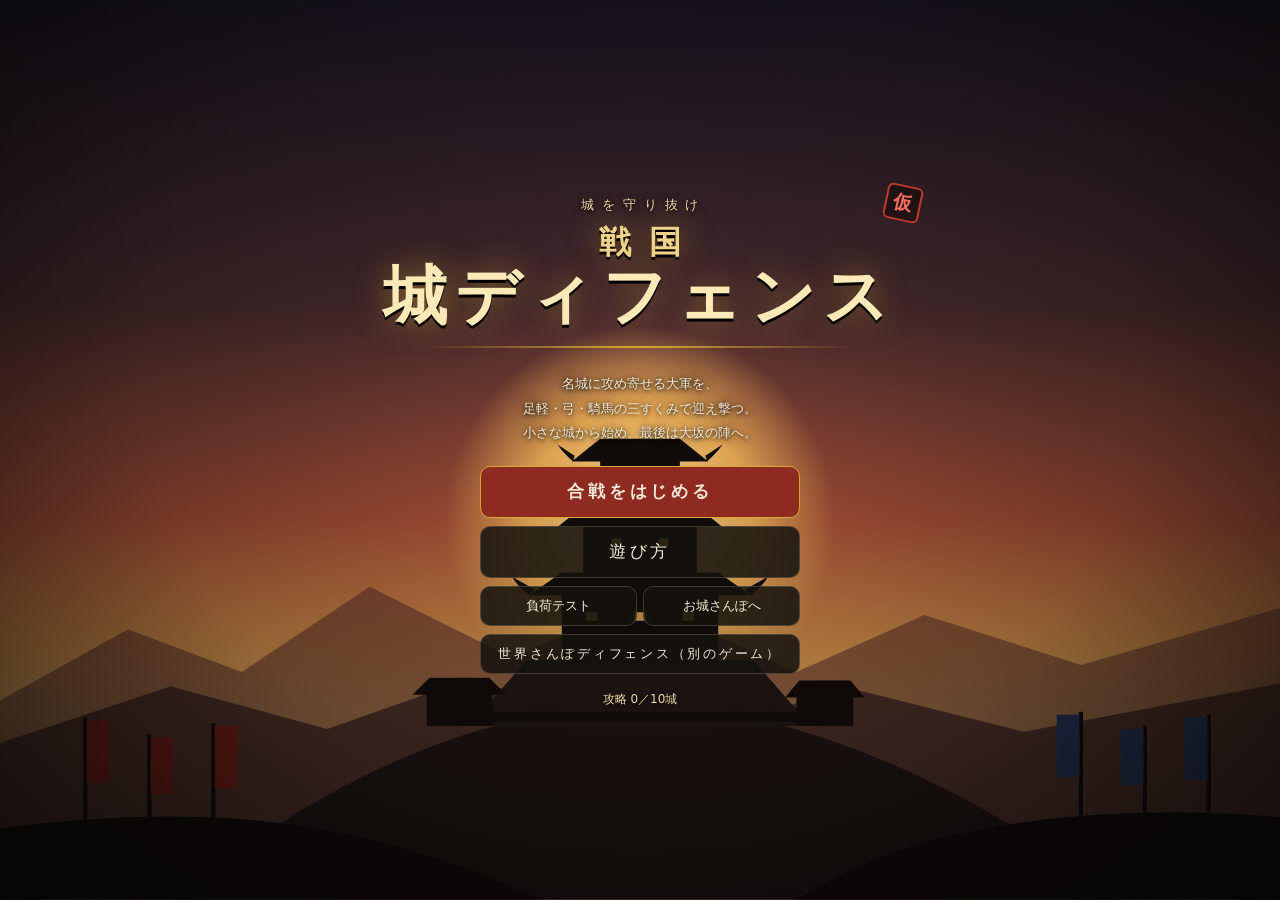
<file: index.html>
<!DOCTYPE html>
<html lang="ja">
<head>
<meta charset="utf-8">
<meta name="viewport" content="width=device-width,initial-scale=1,viewport-fit=cover">
<meta name="theme-color" content="#16110c">
<meta name="apple-mobile-web-app-capable" content="yes">
<meta name="description" content="名城に攻め寄せる大軍を、足軽・弓・騎馬の三すくみで迎え撃つ戦国の城ディフェンス">
<title>戦国・城ディフェンス（仮）</title>
<style>
:root{--gold:#d6a933;--tx:#f1e9d8;--pa:rgba(22,19,15,.86);--ln:rgba(241,233,216,.18)}
*{box-sizing:border-box}
html,body{margin:0;height:100%;background:#16110c;color:var(--tx);font:500 14px/1.6 "Hiragino Sans","Noto Sans JP",system-ui,sans-serif;-webkit-text-size-adjust:100%}
body{overflow:hidden;-webkit-user-select:none;user-select:none}
button,a{font:inherit;color:inherit}
.mc{font-family:"Hiragino Mincho ProN","Yu Mincho","Noto Serif JP",serif}
/* 背景: 夕暮れの城（ゲームのための描きおろしの影絵） */
#bg{position:fixed;inset:0;z-index:0}
#bg svg{position:absolute;left:50%;bottom:0;transform:translateX(-50%);width:max(100%,900px);height:auto}
#bg::after{content:"";position:absolute;inset:0;background:radial-gradient(ellipse at 50% 42%,transparent 0%,rgba(8,6,4,.35) 55%,rgba(6,5,4,.85) 100%)}
.sky{position:fixed;inset:0;background:linear-gradient(180deg,#1b1626 0%,#4a2c2f 34%,#b2553a 58%,#e39a4f 72%,#f3c06e 80%)}
.sun{position:fixed;left:50%;top:58%;width:44vmin;height:44vmin;margin:-22vmin 0 0 -22vmin;border-radius:50%;background:radial-gradient(circle,#ffe7a8 0%,#ffbf5e 40%,rgba(255,150,70,0) 70%);opacity:.9}
.scr{position:fixed;inset:0;z-index:2;display:flex;align-items:center;justify-content:center;padding:calc(env(safe-area-inset-top,0px) + 12px) 12px calc(env(safe-area-inset-bottom,0px) + 12px);overflow:auto}
.scr[hidden]{display:none}
/* タイトル */
#title{flex-direction:column;text-align:center;gap:14px}
.logo{position:relative;padding:4px 22px 10px;animation:in 1s ease-out}
.logo small{display:block;color:#efd9a6;font-size:13px;letter-spacing:.6em;padding-left:.6em;margin-bottom:8px;text-shadow:0 1px 4px #000}
.logo h1{margin:0;color:#fbe9b8;font-weight:800;line-height:1.15;text-shadow:0 3px 0 #000,0 0 30px rgba(214,169,51,.5)}
.logo h1 span{display:block;white-space:nowrap}
.logo .l1{font-size:clamp(18px,5.5vw,32px);letter-spacing:.55em;padding-left:.55em;color:#f0d38b}
.logo .l2{font-size:clamp(34px,10.5vw,64px);letter-spacing:.12em}
.logo::after{content:"";display:block;height:2px;margin:12px auto 0;width:84%;background:linear-gradient(90deg,transparent,var(--gold),transparent)}
.kari{position:absolute;right:-2px;top:-6px;width:36px;height:36px;border:2px solid #c0392b;border-radius:6px;color:#ff6f5e;font:700 19px/32px "Hiragino Mincho ProN",serif;transform:rotate(12deg);background:rgba(20,10,8,.55)}
.lead{margin:0;font-size:13px;line-height:1.9;text-shadow:0 1px 4px #000,0 0 12px rgba(0,0,0,.7)}
.menu{display:flex;flex-direction:column;gap:8px;width:min(320px,90%);margin-top:6px;animation:in 1.3s ease-out}
.btn{display:inline-flex;align-items:center;justify-content:center;min-height:44px;padding:0 14px;border-radius:10px;border:1px solid var(--ln);background:var(--pa);text-decoration:none;cursor:pointer;-webkit-tap-highlight-color:transparent}
.btn:active{transform:scale(.97)}
.go{background:#8f2a20;border-color:var(--gold);font-weight:700}
.menu>.btn{min-height:52px;font-size:17px;letter-spacing:.22em}
.sub{display:flex;gap:6px} .sub .btn{flex:1;font-size:12.5px;min-height:40px}
.prog{margin:2px 0 0;font-size:12px;color:#efd9a6;text-shadow:0 1px 4px #000}
@keyframes in{from{opacity:0;transform:translateY(10px)}}
/* シート */
.sheet{width:min(560px,100%);max-height:100%;overflow:auto;-webkit-overflow-scrolling:touch;background:rgba(24,21,17,.95);border:1px solid #6d5a33;border-radius:16px;padding:16px;box-shadow:0 12px 40px rgba(0,0,0,.6);animation:in .4s ease-out}
.sheet h1{margin:2px 0;font-size:24px;letter-spacing:.12em;color:#f6e7c3}
.sheet h2{margin:14px 0 6px;font-size:15px;letter-spacing:.08em;border-bottom:1px solid var(--ln);padding-bottom:4px}
.sheet p{margin:6px 0}
.era{font-size:11px;opacity:.7;letter-spacing:.2em;margin:0} .note{font-size:12.5px;opacity:.88}
.st{list-style:none;margin:10px 0 0;padding:0;display:flex;flex-direction:column;gap:5px}
.st li{display:grid;grid-template-columns:auto 1fr auto;grid-template-areas:"no b em" "no s em";gap:0 10px;align-items:center;padding:8px 10px;border-radius:10px;background:rgba(255,255,255,.04);border:1px solid var(--ln)}
.st .no{grid-area:no;font-size:11px;line-height:1.2;color:#d9c79b;width:3.2em;text-align:center}
.st b{grid-area:b;font-size:16px;letter-spacing:.08em} .st small{grid-area:s;font-size:11px;opacity:.75}
.st em{grid-area:em;font-style:normal;font-size:11px;text-align:right;opacity:.8}
.st li.ok{cursor:pointer;border-color:var(--gold);background:rgba(143,42,32,.4)} .st li.ok em{color:#ffd98a;opacity:1;font-weight:700}
.st li.ok:active{transform:scale(.99)} .st li.lock{opacity:.5} .st li.cl em{color:#9be38a}
.act{display:flex;gap:6px;flex-wrap:wrap;margin-top:12px} .act .btn{flex:1;min-width:110px}
.k{display:inline-flex;align-items:center;justify-content:center;width:22px;height:22px;border-radius:50%;font:700 12.5px/1 "Hiragino Mincho ProN",serif;color:#fff;vertical-align:middle}
.t-yari{background:#2f6b4f} .t-yumi{background:#7a4f9a} .t-kiba{background:#a8642a}
.rps{display:flex;align-items:center;gap:6px;flex-wrap:wrap;margin:8px 0;background:rgba(255,255,255,.04);border-radius:8px;padding:8px} .rps small{flex-basis:100%;font-size:11.5px;opacity:.8}
.howl{margin:6px 0;padding:0;list-style:none;display:flex;flex-direction:column;gap:3px;font-size:13px} .howl b{display:inline-block;width:3.6em;color:#ffd98a}
.toast{position:fixed;left:50%;top:calc(env(safe-area-inset-top,0px) + 16px);transform:translateX(-50%);z-index:9;background:rgba(22,19,15,.94);border:1px solid var(--gold);border-radius:10px;padding:8px 14px;font-size:13px;transition:opacity .5s}
@media (prefers-reduced-motion:reduce){*{animation:none!important}}
</style>
</head>
<body>
<div class="sky"></div><div class="sun"></div>
<div id="bg" aria-hidden="true">
<svg viewBox="0 0 900 520" preserveAspectRatio="xMidYMax meet">
  <!-- 遠くの山 -->
  <path d="M0 380 L90 330 L170 360 L260 300 L360 350 L450 310 L560 360 L650 320 L760 355 L900 315 L900 520 L0 520Z" fill="#5a2f2c" opacity=".55"/>
  <path d="M0 410 L120 370 L230 400 L330 365 L470 405 L600 372 L720 402 L900 368 L900 520 L0 520Z" fill="#3c2222" opacity=".8"/>
  <!-- 城山と石垣 -->
  <path d="M120 520 Q250 420 360 395 L540 395 Q660 425 790 520Z" fill="#1d1412"/>
  <path d="M330 398 L370 352 L530 352 L570 398Z" fill="#241815"/>
  <!-- 天守（二重の屋根・三層） -->
  <g fill="#120c0a">
    <rect x="395" y="300" width="110" height="54"/>
    <path d="M372 306 L528 306 L505 290 L395 290Z"/>
    <rect x="410" y="252" width="80" height="40"/>
    <path d="M392 258 L508 258 L488 242 L412 242Z"/>
    <path d="M430 242 L450 226 L470 242Z"/>
    <rect x="422" y="208" width="56" height="36"/>
    <path d="M402 212 L498 212 L478 196 L422 196Z"/>
    <path d="M403 212 Q396 206 392 200 L404 208Z M497 212 Q504 206 508 200 L496 208Z"/>
    <path d="M372 306 Q364 300 360 293 L376 302Z M528 306 Q536 300 540 293 L524 302Z"/>
    <!-- 櫓と塀 -->
    <rect x="300" y="372" width="46" height="26"/><path d="M290 376 L356 376 L344 364 L302 364Z"/>
    <rect x="560" y="374" width="40" height="24"/><path d="M552 378 L608 378 L598 366 L562 366Z"/>
    <rect x="346" y="388" width="214" height="7"/>
  </g>
  <!-- 窓あかり -->
  <g fill="#ffb85a" opacity=".85"><rect x="412" y="318" width="8" height="6"/><rect x="446" y="318" width="8" height="6"/><rect x="480" y="318" width="8" height="6"/><rect x="430" y="266" width="7" height="6"/><rect x="463" y="266" width="7" height="6"/><rect x="446" y="222" width="8" height="6"/></g>
  <!-- 手前の陣と幟 -->
  <path d="M0 520 L0 470 Q150 450 260 478 Q320 492 380 520Z M900 520 L900 462 Q760 450 650 480 Q600 495 560 520Z" fill="#0d0907"/>
  <g stroke="#0d0907" stroke-width="3">
    <line x1="60" y1="470" x2="60" y2="392"/><line x1="105" y1="466" x2="105" y2="404"/><line x1="150" y1="468" x2="150" y2="396"/>
    <line x1="760" y1="462" x2="760" y2="388"/><line x1="805" y1="460" x2="805" y2="398"/><line x1="850" y1="462" x2="850" y2="390"/>
  </g>
  <g fill="#7a1e17"><rect x="61" y="394" width="16" height="44"/><rect x="106" y="406" width="16" height="40"/><rect x="151" y="398" width="16" height="44"/></g>
  <g fill="#23365e"><rect x="743" y="390" width="16" height="44"/><rect x="788" y="400" width="16" height="40"/><rect x="833" y="392" width="16" height="44"/></g>
</svg>
</div>

<section class="scr" id="title">
  <div class="logo mc"><small>城を守り抜け</small><h1><span class="l1">戦国</span><span class="l2">城ディフェンス</span></h1><span class="kari">仮</span></div>
  <p class="lead">名城に攻め寄せる大軍を、<br>足軽・弓・騎馬の三すくみで迎え撃つ。<br>小さな城から始め、最後は大坂の陣へ。</p>
  <div class="menu">
    <button class="btn go mc" id="tPlay">合戦をはじめる</button>
    <button class="btn mc" id="tHow">遊び方</button>
    <div class="sub"><a class="btn" id="tBench" href="/32miya-inuyama-castle/?battle&amp;bench">負荷テスト</a><a class="btn" href="/oshiro/">お城さんぽへ</a></div>
    <a class="btn" href="world/" style="font-size:12.5px;min-height:40px">世界さんぽディフェンス（別のゲーム）</a>
  </div>
  <p class="prog" id="prog"></p>
</section>

<section class="scr" id="stages" hidden>
  <div class="sheet"><p class="era">城選び</p><h1 class="mc">守る城を選ぶ</h1>
    <p class="note">小さな城から順に。進むほど難攻不落の城・広い城になり、敵の兵も増えます。</p>
    <ol class="st mc" id="stList"></ol>
    <p class="note" id="army"></p>
    <div class="act"><button class="btn" data-go="title">タイトルへ</button></div></div>
</section>

<section class="scr" id="how" hidden>
  <div class="sheet"><p class="era">遊び方</p><h1 class="mc">合戦の心得</h1>
  <h2 class="mc">勝ち負け</h2><p>決められた時間（日没・援軍の到着など）まで守り抜けば勝ち。<b>本丸に入った敵を8秒のあいだ追い出せないと落城</b>（味方が本丸にいれば占拠は進まない。近くの味方は自分から駆けつける）。敵は3〜4波で攻め寄せ、最後の波に大将が来ます。</p>
  <h2 class="mc">指示を出す</h2><p>部隊のアイコン（または下の札）をタップすると<b>時間が止まります</b>。指示を選び、行き先や相手をタップすると再開。右上の ❚❚ で止めると、何部隊にもまとめて指示できます。</p>
  <ul class="howl"><li><b class="mc">守備</b>その場や門・櫓・石垣を守る</li><li><b class="mc">援軍</b>味方の部隊のもとへ駆けつける</li><li><b class="mc">迎撃</b>選んだ敵の部隊を狙う</li><li><b class="mc">任せる</b>部隊が自分で判断して戦う</li><li><b class="mc">退却</b>ひとつ奥の曲輪へ下がる</li></ul>
  <h2 class="mc">ルートを見てから決定</h2><p>守備・援軍・迎撃では、行き先や相手をタップすると<b>移動ルートが地面に描かれます</b>（迎撃なら敵がこれから進む道も赤で）。有利・不利とおよその到着時間を見て「決定」。</p>
  <h2 class="mc">部隊の特技</h2><p>部隊ごとに一度使うとしばらく待つ特技があります。<b>槍衾</b>（足軽：その場で固く守る）、<b>一斉射撃</b>（弓：矢の威力1.8倍）、<b>突撃</b>（騎馬：攻撃と足が上がり、ぶつかった敵の士気を崩す）。</p>
  <h2 class="mc">策（采配）</h2><p>画面下の<b>采配</b>は時間とともにたまります（最大5）。<b>鼓舞</b>（1）士気を回復、敗走も立て直す。<b>落石</b>（2）櫓門の上から落とすので<b>門のまわりだけ</b>。敵に大きな損害と足止め。<b>火矢</b>（2）城内の弓から<b>どこへでも</b>放てる（落石より少し弱い）。<b>門を閉ざす</b>（2）門を25秒閉じ、敵は門を破るまで進めない。<b>門を閉ざして敵を足止めし、渋滞したところに落石を浴びせると1.5倍</b>。</p>
  <h2 class="mc">三すくみ</h2><div class="rps"><span class="k t-yari">槍</span>→<span class="k t-kiba">騎</span>→<span class="k t-yumi">弓</span>→<span class="k t-yari">槍</span><small>足軽は騎馬に、騎馬は弓に、弓は足軽に強い。有利なら1.5倍、不利なら0.6倍。</small></div>
  <h2 class="mc">城方の利</h2><p>「城攻めには3倍の兵が要る」と言われます。守り手は<b>受ける損害0.6倍・攻撃1.15倍</b>。そのぶん敵は3倍以上の兵で攻めてきます。</p>
  <h2 class="mc">堀と塀</h2><p>攻め手は門だけでなく、<b>堀を渡り（速さ半分）</b>、<b>塀をよじ登って（とても遅い）</b>攻めてくることがあります。堀の中や塀の上の敵は弱いので、弓で狙い撃ちにしましょう。建物は通り抜けられません。</p>
  <h2 class="mc">鉄砲隊と大砲隊</h2><p>ステージ後半から加わる兵種です（敵にも出てきます）。<b>鉄砲隊</b>（第6ステージから）は弓より遠く強く、音と煙で敵の士気を削り、騎馬の突撃に強い。ただし撃つと込め直しに3秒かかり、詰め寄られると弱い。特技「三段撃ち」で組を入れかえて撃ち続けます。<b>大砲隊</b>（第8ステージから）はとても遠くまで届き、落ちた所のまわりの敵をまとめて崩し、閉じた門も壊します。込め直しは8秒、近すぎる敵は撃てず、足は遅い。特技は「一斉砲撃」。</p>
  <h2 class="mc">士気と地形</h2><p>不利な相手との戦いや挟み撃ちで士気が下がり、0になると<b>敗走</b>。櫓・石垣の上の弓は射程がのび、狭い門では騎馬が弱く、急な坂では足が鈍ります。騎馬は曲輪のあいだを素早く動ける遊撃の兵ですが、塀や石垣は登れません（敵の騎馬も同じ）。弓は山なりに射るので塀は越えますが、天守や櫓などの建物・尾根の向こうには届きません。詰め寄られた弓は弱くなります。森の中は歩きにくく、閉じた門は敵も味方も通れません。城ごとの武将の特技も使いましょう。</p>
  <h2 class="mc">軍勢の成長</h2><p>レベルはありません。部隊の数は<b>「城の門の数＋3」</b>で、兵は自動で足軽・弓・騎馬に分けられます。減った兵は次の城へ持ち越し、合戦の前に後詰め（援軍）が加わります。損害が少なければ、ほうびの後詰めも加わります。</p>
  <div class="act"><button class="btn go" data-go="title">戻る</button></div></div>
</section>

<script src="battle/stages.js"></script>
<script>
(function(){
const {STAGES,HIDDEN,SAVE}=window.OshiroBattleStages;
const $=id=>document.getElementById(id);
let sv={}; try{ sv=JSON.parse(localStorage.getItem(SAVE)||'{}'); }catch(e){}
/* 兵数の倍率（合戦の sim.js の menScale と同じ）。前の版の記録は倍率1なので、表示をそろえる */
const MEN_SCALE=5; if((sv.menScale||1)!==MEN_SCALE&&sv.army){ const k=MEN_SCALE/(sv.menScale||1); for(const a of sv.army) a.men=Math.round(a.men*k); }
const NUM='一二三四五六七八九十';
function show(id){ for(const s of document.querySelectorAll('.scr')) s.hidden=s.id!==id; if(id==='stages') renderStages(); history.replaceState(null,'',id==='title'?location.pathname:'#'+id); }
function toast(t){ const d=document.createElement('div'); d.className='toast'; d.textContent=t; document.body.appendChild(d); setTimeout(()=>d.style.opacity=0,1800); setTimeout(()=>d.remove(),2400); }
function renderStages(){
  const all=STAGES.every(s=>sv[s.id]&&sv[s.id].cleared);
  const free=/[?&]all\b/.test(location.search);
  const row=(s,i,hid)=>{ const prevOk=hid?all:(i===0||(sv[STAGES[i-1].id]&&sv[STAGES[i-1].id].cleared)||free),ok=!!s.url&&prevOk,cl=sv[s.id]&&sv[s.id].cleared,nm=hid&&!all?'？？？':s.name;
    return `<li class="${ok?'ok':'lock'}${cl?' cl':''}" data-i="${hid?'h':i}"><span class="no">${hid?'隠し':'第'+NUM[i]+'の城'}</span><b>${nm}</b><small>${hid&&!all?'すべての城を守り抜くと現れる':s.pref+'・'+s.feat}</small><em>${cl?'攻略済'+(sv[s.id].bestLoss!==undefined?'<br>損害'+sv[s.id].bestLoss+'%':''):ok?'出陣できる':s.url?'前の城を<br>守り抜くと':'準備中'}</em></li>`; };
  $('stList').innerHTML=STAGES.map((s,i)=>row(s,i)).join('')+row(HIDDEN,10,true);
  $('stList').querySelectorAll('li').forEach(li=>li.onclick=()=>{ const s=li.dataset.i==='h'?HIDDEN:STAGES[+li.dataset.i]; if(li.classList.contains('ok')) location.href=s.url; else toast(s.url?'前の城を守り抜くと出陣できます':'この城は準備中です'); });
  $('army').textContent=sv.army?'いまの軍勢：'+sv.army.map(a=>a.name+' '+a.men+'人').join('・'):'';
}
const done=STAGES.filter(s=>sv[s.id]&&sv[s.id].cleared).length;
$('prog').textContent='攻略 '+done+'／'+STAGES.length+'城'+(sv.army?'　・　軍勢 '+sv.army.length+'部隊 '+sv.army.reduce((a,b)=>a+b.men,0)+'人':'');
$('tPlay').onclick=()=>show('stages'); $('tHow').onclick=()=>show('how');
document.querySelectorAll('[data-go]').forEach(b=>b.onclick=()=>show(b.dataset.go));
const h=location.hash.slice(1); show(['stages','how'].includes(h)?h:'title');
})();
</script>
</body>
</html>
</file>
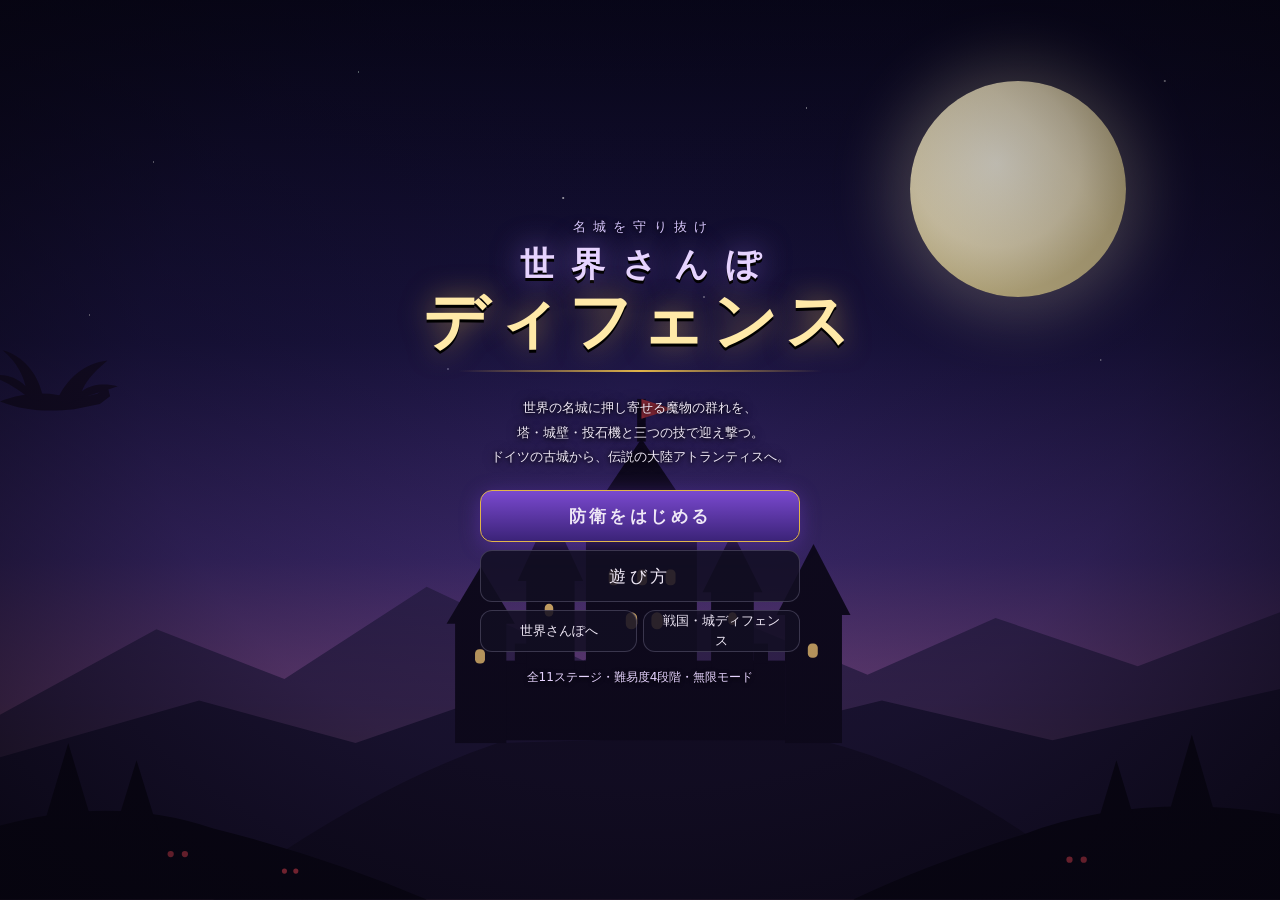
<file: world/index.html>
<!DOCTYPE html>
<html lang="ja">
<head>
<meta charset="utf-8">
<meta name="viewport" content="width=device-width,initial-scale=1,viewport-fit=cover">
<meta name="theme-color" content="#120d24">
<meta name="apple-mobile-web-app-capable" content="yes">
<meta name="description" content="世界の名城に押し寄せる魔物の群れを、塔・城壁・投石機で迎え撃つタワーディフェンス">
<title>世界さんぽディフェンス</title>
<style>
:root{--gold:#e2b54a;--tx:#efe8f6;--pa:rgba(18,14,34,.86);--ln:rgba(226,214,255,.2)}
*{box-sizing:border-box}
html,body{margin:0;height:100%;background:#0d0a1c;color:var(--tx);font:500 14px/1.6 "Hiragino Sans","Noto Sans JP",system-ui,sans-serif;-webkit-text-size-adjust:100%}
body{overflow:hidden;-webkit-user-select:none;user-select:none}
button,a{font:inherit;color:inherit}
.mc{font-family:"Hiragino Mincho ProN","Yu Mincho","Noto Serif JP",serif}
/* 背景: 月夜の城と竜（このゲームのために描いた影絵） */
.sky{position:fixed;inset:0;background:linear-gradient(180deg,#07061a 0%,#1a1440 38%,#3d2a6e 62%,#7a4a8a 78%,#c27a7a 90%)}
.stars{position:fixed;inset:0;background-image:radial-gradient(1px 1px at 12% 18%,#fff,transparent),radial-gradient(1px 1px at 28% 8%,#dfe,transparent),radial-gradient(1.5px 1.5px at 44% 22%,#fff,transparent),radial-gradient(1px 1px at 63% 12%,#fff,transparent),radial-gradient(1px 1px at 79% 26%,#eef,transparent),radial-gradient(1.5px 1.5px at 91% 9%,#fff,transparent),radial-gradient(1px 1px at 7% 35%,#fff,transparent),radial-gradient(1px 1px at 55% 33%,#fff,transparent),radial-gradient(1px 1px at 86% 40%,#fff,transparent),radial-gradient(1px 1px at 35% 41%,#ddf,transparent);animation:tw 5s ease-in-out infinite alternate}
@keyframes tw{to{opacity:.55}}
.moon{position:fixed;right:12%;top:9%;width:24vmin;height:24vmin;border-radius:50%;background:radial-gradient(circle at 40% 38%,#fffbe8 0%,#f3e7c0 45%,#d8c890 70%);box-shadow:0 0 60px 18px rgba(255,240,200,.28)}
#bg{position:fixed;inset:0;z-index:0}
#bg svg{position:absolute;left:50%;bottom:0;transform:translateX(-50%);width:max(100%,900px);height:auto}
#bg::after{content:"";position:absolute;inset:0;background:radial-gradient(ellipse at 50% 42%,transparent 0%,rgba(8,5,18,.3) 55%,rgba(6,4,14,.85) 100%)}
.drag{animation:fly 16s linear infinite}
@keyframes fly{from{transform:translate(-160px,30px)}to{transform:translate(1060px,-40px)}}
.scr{position:fixed;inset:0;z-index:2;display:flex;align-items:center;justify-content:center;padding:calc(env(safe-area-inset-top,0px) + 12px) 12px calc(env(safe-area-inset-bottom,0px) + 12px);overflow:auto}
.scr[hidden]{display:none}
/* タイトル */
#title{flex-direction:column;text-align:center;gap:14px}
.logo{position:relative;padding:4px 18px 10px;animation:in 1s ease-out}
.logo small{display:block;color:#d9c8ff;font-size:13px;letter-spacing:.55em;padding-left:.55em;margin-bottom:8px;text-shadow:0 1px 4px #000}
.logo h1{margin:0;color:#f6ecff;font-weight:800;line-height:1.15;text-shadow:0 3px 0 #000,0 0 30px rgba(141,107,216,.75)}
.logo h1 span{display:block;white-space:nowrap}
.logo .l1{font-size:clamp(20px,6vw,34px);letter-spacing:.5em;padding-left:.5em;color:#e6d3ff}
.logo .l2{font-size:clamp(34px,10.5vw,64px);letter-spacing:.1em;color:#ffe9a8;text-shadow:0 3px 0 #000,0 0 28px rgba(226,181,74,.6)}
.logo::after{content:"";display:block;height:2px;margin:12px auto 0;width:84%;background:linear-gradient(90deg,transparent,var(--gold),transparent)}
.lead{margin:0;font-size:13px;line-height:1.9;text-shadow:0 1px 4px #000,0 0 12px rgba(0,0,0,.7)}
.menu{display:flex;flex-direction:column;gap:8px;width:min(320px,90%);margin-top:6px;animation:in 1.3s ease-out}
.btn{display:inline-flex;align-items:center;justify-content:center;min-height:44px;padding:0 14px;border-radius:12px;border:1px solid var(--ln);background:var(--pa);text-decoration:none;cursor:pointer;-webkit-tap-highlight-color:transparent}
.btn:active{transform:scale(.97)}
.go{background:linear-gradient(180deg,#7a49cf,#3b2378);border-color:var(--gold);font-weight:700;box-shadow:0 4px 20px rgba(110,60,200,.45)}
.menu>.btn{min-height:52px;font-size:17px;letter-spacing:.2em}
.sub{display:flex;gap:6px} .sub .btn{flex:1;font-size:12.5px;min-height:40px}
.prog{margin:2px 0 0;font-size:12px;color:#e6d3ff;text-shadow:0 1px 4px #000}
@keyframes in{from{opacity:0;transform:translateY(10px)}}
/* シート */
.sheet{width:min(560px,100%);max-height:100%;overflow:auto;-webkit-overflow-scrolling:touch;background:rgba(20,16,38,.95);border:1px solid #5d4c94;border-radius:16px;padding:16px;box-shadow:0 12px 40px rgba(0,0,0,.6);animation:in .4s ease-out}
.sheet h1{margin:2px 0;font-size:24px;letter-spacing:.12em;color:#f6ecff}
.sheet h2{margin:14px 0 6px;font-size:15px;letter-spacing:.08em;border-bottom:1px solid var(--ln);padding-bottom:4px}
.sheet p{margin:6px 0}
.era{font-size:11px;opacity:.7;letter-spacing:.2em;margin:0} .note{font-size:12.5px;opacity:.88}
.st{list-style:none;margin:10px 0 0;padding:0;display:flex;flex-direction:column;gap:5px}
.st li{display:grid;grid-template-columns:auto 1fr auto;grid-template-areas:"no b em" "no s em";gap:0 10px;align-items:center;padding:8px 10px;border-radius:10px;background:rgba(255,255,255,.04);border:1px solid var(--ln)}
.st .no{grid-area:no;font-size:11px;line-height:1.2;color:#cdbaf5;width:4.4em;text-align:center}
.st b{grid-area:b;font-size:16px;letter-spacing:.06em} .st small{grid-area:s;font-size:11px;opacity:.75}
.st em{grid-area:em;font-style:normal;font-size:11px;text-align:right;opacity:.8}
.st li.ok{cursor:pointer;border-color:var(--gold);background:rgba(90,50,170,.35)} .st li.ok em{color:#ffd98a;opacity:1;font-weight:700}
.st li.ok:active{transform:scale(.99)} .st li.lock{opacity:.5} .st li.cl em{color:#9be38a}
.st .star{color:#ffd24a;letter-spacing:.05em;font-size:13px}.st .star s{color:#4a4366;text-decoration:none}
.act{display:flex;gap:6px;flex-wrap:wrap;margin-top:12px} .act .btn{flex:1;min-width:110px}
.tw{display:grid;grid-template-columns:repeat(2,1fr);gap:6px;margin:6px 0}
.tw div{display:flex;gap:8px;align-items:flex-start;padding:8px;border-radius:10px;background:rgba(255,255,255,.04);border:1px solid var(--ln);font-size:12px;line-height:1.5}
.tw svg{width:30px;height:30px;flex:none;color:#e9dcff}
.tw b{display:block;font-size:13.5px;color:#ffd98a} .tw strong{color:#ffb070}
.en{display:flex;flex-wrap:wrap;gap:4px 6px;margin:6px 0;font-size:12px}
.en span{padding:2px 8px;border-radius:10px;background:rgba(255,255,255,.06);border:1px solid var(--ln)}
.en span.air{border-color:#9a7ae0}
.lbl{margin:10px 0 4px;font-size:11.5px;letter-spacing:.2em;opacity:.8}
.chips{display:flex;gap:5px;flex-wrap:wrap}
.chips button{flex:1;min-width:70px;min-height:38px;border-radius:10px;border:1px solid var(--ln);background:transparent;color:inherit;font:inherit;font-size:12.5px;cursor:pointer}
.chips button small{display:block;font-size:9.5px;opacity:.7}
.chips button.on{border-color:var(--gold);color:#ffd978;background:rgba(226,181,74,.14)}
.st .bs{display:block;color:#ffe9a8;font-weight:700;font-size:11.5px}
.toast{position:fixed;left:50%;top:calc(env(safe-area-inset-top,0px) + 16px);transform:translateX(-50%);z-index:9;background:rgba(18,14,34,.94);border:1px solid var(--gold);border-radius:10px;padding:8px 14px;font-size:13px;transition:opacity .5s}
@media (prefers-reduced-motion:reduce){*{animation:none!important}}
</style>
</head>
<body>
<div class="sky"></div><div class="stars"></div><div class="moon"></div>
<div id="bg" aria-hidden="true">
<svg viewBox="0 0 900 520" preserveAspectRatio="xMidYMax meet">
  <!-- 飛ぶ竜 -->
  <g class="drag" fill="#140c22" opacity=".9"><g transform="translate(0 150) scale(.9)">
    <path d="M0 22 C20 14 40 14 58 20 L76 16 L84 10 L86 18 L78 24 L58 28 C40 30 20 30 0 22Z"/>
    <path d="M34 20 C30 0 18 -14 2 -18 C14 -8 18 2 20 10 C12 2 2 0 -8 2 C4 6 14 12 26 22Z"/>
    <path d="M44 22 C52 4 66 -8 84 -10 C72 0 66 8 64 14 C72 8 82 8 92 10 C80 14 66 18 52 24Z"/>
    <path d="M0 22 L-26 30 L-14 22 L-30 18Z"/></g></g>
  <!-- 遠くの山 -->
  <path d="M0 390 L110 330 L200 365 L300 300 L410 352 L500 316 L610 362 L700 322 L800 356 L900 318 L900 520 L0 520Z" fill="#2a1f4a" opacity=".75"/>
  <path d="M0 420 L140 380 L250 410 L360 372 L490 412 L620 380 L740 408 L900 372 L900 520 L0 520Z" fill="#1e1638"/>
  <!-- 岩山と城（尖塔・城壁・円塔） -->
  <path d="M150 520 Q260 440 350 410 L560 404 Q680 430 780 520Z" fill="#150f28"/>
  <g fill="#0f0a1e">
    <rect x="352" y="352" width="200" height="56"/>
    <g><rect x="340" y="340" width="10" height="14"/><rect x="362" y="340" width="10" height="14"/><rect x="384" y="340" width="10" height="14"/><rect x="530" y="340" width="10" height="14"/><rect x="552" y="340" width="10" height="14"/></g>
    <rect x="412" y="262" width="78" height="96"/><path d="M404 266 L451 196 L498 266Z"/><rect x="448" y="168" width="6" height="30"/>
    <rect x="370" y="292" width="34" height="66"/><path d="M364 296 L387 246 L410 296Z"/>
    <rect x="500" y="300" width="30" height="58"/><path d="M494 304 L515 262 L536 304Z"/>
    <rect x="320" y="322" width="36" height="88"/><path d="M314 326 L338 286 L362 326Z"/>
    <rect x="552" y="316" width="40" height="94"/><path d="M546 320 L572 270 L598 320Z"/>
  </g>
  <path d="M451 168 l22 7 -22 7z" fill="#8a2a3a"/>
  <!-- 窓あかり -->
  <g fill="#ffcf7a" opacity=".9"><rect x="428" y="288" width="7" height="11" rx="3"/><rect x="448" y="288" width="7" height="11" rx="3"/><rect x="468" y="288" width="7" height="11" rx="3"/><rect x="440" y="318" width="8" height="12" rx="4"/><rect x="458" y="318" width="8" height="12" rx="4"/><rect x="383" y="312" width="6" height="9" rx="3"/><rect x="512" y="318" width="6" height="9" rx="3"/><rect x="568" y="340" width="7" height="10" rx="3"/><rect x="334" y="344" width="7" height="10" rx="3"/></g>
  <!-- 手前の森と魔物の目 -->
  <path d="M0 520 L0 468 Q80 446 150 470 Q230 490 300 520Z M900 520 L900 460 Q800 444 720 474 Q650 496 600 520Z" fill="#090614"/>
  <g fill="#090614"><path d="M30 470 l18 -60 18 60z"/><path d="M80 474 l16 -52 16 52z"/><path d="M820 466 l18 -62 18 62z"/><path d="M770 472 l15 -50 15 50z"/></g>
  <g fill="#ff4a5a"><circle cx="120" cy="488" r="2.2"/><circle cx="130" cy="488" r="2.2"/><circle cx="752" cy="492" r="2.2"/><circle cx="762" cy="492" r="2.2"/><circle cx="200" cy="500" r="1.8"/><circle cx="208" cy="500" r="1.8"/></g>
</svg>
</div>

<section class="scr" id="title">
  <div class="logo mc"><small>名城を守り抜け</small><h1><span class="l1">世界さんぽ</span><span class="l2">ディフェンス</span></h1></div>
  <p class="lead">世界の名城に押し寄せる魔物の群れを、<br>塔・城壁・投石機と三つの技で迎え撃つ。<br>ドイツの古城から、伝説の大陸アトランティスへ。</p>
  <div class="menu">
    <button class="btn go mc" id="tPlay">防衛をはじめる</button>
    <button class="btn mc" id="tHow">遊び方</button>
    <div class="sub"><a class="btn" href="/sekai/">世界さんぽへ</a><a class="btn" href="/defence-castle/">戦国・城ディフェンス</a></div>
  </div>
  <p class="prog" id="prog"></p>
</section>

<section class="scr" id="stages" hidden>
  <div class="sheet"><p class="era">ステージ選び</p><h1 class="mc">守る城を選ぶ</h1>
    <p class="note">小さな城から順に。進むほど魔物は強く、新しい魔物も現れます。点数は難易度ごとに記録されます。</p>
    <p class="lbl">難易度</p><div class="chips" id="dfs"></div>
    <p class="lbl">遊び方</p><div class="chips" id="mds"><button data-md="n">10波を守る</button><button data-md="e">無限モード<small>クリアした城だけ</small></button></div>
    <ol class="st mc" id="stList"></ol>
    <p class="note" id="total"></p>
    <div class="act"><button class="btn" data-go="title">タイトルへ</button></div></div>
</section>

<section class="scr" id="how" hidden>
  <div class="sheet"><p class="era">遊び方</p><h1 class="mc">防衛の心得</h1>
  <h2 class="mc">勝ち負け</h2><p>魔物は<b>闇の門</b>から現れ、決まった道を通って城の奥の<b>聖なる泉</b>をめざします。たどり着かれるたびに泉の結界が削れ、0になると負け。<b>全10波</b>を守り抜けば勝ちです。</p>
  <h2 class="mc">塔を建てる・強化する</h2><p>地面の<b>金色の輪（＋）</b>をタップして塔を選びます。建てた塔をタップすると強化・売却（7割が戻る）・<b>狙う相手</b>（先頭／固い敵／空優先／群れ）の切り替え。<b>Lv3は二つの道から一つを選ぶ</b>（あとから変えられません）。</p>
  <div class="tw">
    <div><svg viewBox="0 0 32 32" fill="currentColor"><path d="M9 29h14l-2-17H11z"/><path d="M8 12h16v-3h-2v1.5h-2V9h-2v1.5h-4V9h-2v1.5h-2V9H8z"/><path d="M9 9 16 2l7 7z" opacity=".75"/></svg><span><b class="mc">弓の塔</b>速い・空も撃てる。Lv3：<strong>連射</strong>か<strong>狙撃</strong>（鎧を通す一撃）</span></div>
    <div><svg viewBox="0 0 32 32" fill="currentColor"><circle cx="9" cy="25" r="3.2"/><circle cx="23" cy="25" r="3.2"/><path d="M5 20h22v3H5z"/><path d="m12 21 12-15 2 1.6L14.6 22z"/><circle cx="25.5" cy="5.5" r="3"/></svg><span><b class="mc">投石機</b>群れをまとめて砕く。空は撃てない。Lv3：<strong>火炎</strong>（燃える床）か<strong>氷</strong>（足止め）</span></div>
    <div><svg viewBox="0 0 32 32" fill="currentColor"><path d="M11 30h10l-1.5-14h-7z"/><path d="M9.5 16h13L16 5z" opacity=".8"/><path d="m16 0 3 3.5-3 3.5-3-3.5z" fill="#9fe8ff"/></svg><span><b class="mc">魔法の塔</b>鎧を通し、霊体にも効く。Lv3：<strong>雷</strong>（4体に連鎖）か<strong>呪い</strong>（傷が4割増し）</span></div>
    <div><svg viewBox="0 0 32 32" fill="currentColor"><path d="M8 30h10v-3H8z"/><path d="M12 27V3h2v24z"/><path d="M14 4h13l-3 5 3 5H14z" fill="#e85a4a"/></svg><span><b class="mc">軍旗の塔</b>攻撃しないが、まわりの塔の威力・速さ・射程を上げる</span></div>
    <div><svg viewBox="0 0 32 32" fill="currentColor"><path d="M3 26 10 9l7 6 4-5 8 16z" opacity=".7"/><circle cx="23" cy="25" r="4" fill="#ffd040"/></svg><span><b class="mc">金鉱</b>波のはじめに金貨を生む。今の守りか、先への投資か</span></div>
    <div><svg viewBox="0 0 32 32" fill="currentColor"><path d="M2 12h4V9h3v3h4V9h6v3h4V9h3v3h4v16H2z"/></svg><span><b class="mc">城壁</b>道の上の<strong>橙の輪</strong>に建てる。地上の敵は壊すまで進めない</span></div>
  </div>
  <h2 class="mc">魔物</h2>
  <div class="en"><span>ゴブリン</span><span>魔狼（速い）</span><span>オーク（鎧）</span><span>骸骨兵（矢が効きにくい）</span><span>トロル（固い）</span><span>盾兵（盾が矢と石を防ぐ→魔法で割る）</span><span>霊体（魔法と流星だけ効く・壁をすり抜け）</span><span>回復僧（仲間を治す→先に倒す）</span><span>分裂スライム（倒すと分かれる）</span><span>投石オーク（塔を止める）</span><span>狼騎兵（壁を跳ぶ）</span><span>オーガの王（吠えて仲間を速く・手下を呼ぶ）</span><span class="air">大コウモリ</span><span class="air">ワイバーン</span><span class="air">黒竜（炎で塔を止める）</span></div>
  <p class="note">足元が光る魔物は<b>精鋭</b>（金＝疾風・青＝鉄壁・緑＝再生）。倒すと金貨2倍・点3倍。</p>
  <h2 class="mc">波</h2><p>波にはそれぞれ作戦があります（様子見・二手・速攻・空と陸・小ボス・静かな波・怒涛・挟み撃ち・精鋭部隊・決戦）。次の波の顔ぶれは画面の下に。波が出そろうと秒読みが始まり、<b>早めに呼ぶほど金貨と点</b>。貯めた金貨には波ごとに<b>利子</b>がつきます。</p>
  <h2 class="mc">技</h2><p><b>流星</b>（地面をタップ・地上の群れを焼く）、<b>凍風</b>（全部の魔物をほとんど止める）、<b>援軍</b>（道をタップ・騎士が15秒道をふさいで戦う）。使うとしばらく待ちます。</p>
  <h2 class="mc">点数と★</h2><p>魔物を倒す・<b>コンボ</b>（続けて倒すほど倍率アップ）・<b>無傷の波</b>（1体も通さない）・早めに呼ぶ・最後に残った結界で点が入り、難易度の倍率がかかります。★1は守り抜く、★2は結界を半分以上、★3は結界をほぼ守って目標点以上。結果は画像にして保存・共有できます。</p>
  <h2 class="mc">難易度と無限モード</h2><p>やさしい（点×0.6）・ふつう・むずかしい（点×1.5）・悪夢（点×2.2）。守り抜いた城は<b>無限モード</b>で、どこまで耐えられるか点数を競えます（5波ごとに大将）。</p>
  <h2 class="mc">操作</h2><p>1本指で見回し、2本指でつまんで拡大・ひねって回転（右下の ⟳ でも）。右上で速さ（×1・×2・×3）と一時停止。パソコンではドラッグ・ホイール・Q/Eキー。</p>
  <div class="act"><button class="btn go" data-go="title">戻る</button></div></div>
</section>

<script src="stages.js"></script>
<script>
(function(){
const {STAGES,SAVE}=window.SekaiTDStages;
const $=id=>document.getElementById(id);
const DIFFS={easy:'やさしい',normal:'ふつう',hard:'むずかしい',nightmare:'悪夢'};
let sv={}; try{ sv=JSON.parse(localStorage.getItem(SAVE)||'{}'); }catch(e){}
const saveSv=()=>{ try{ localStorage.setItem(SAVE,JSON.stringify(sv)); }catch(e){} };
const rec=id=>(sv.stages||{})[id]||{};
const best=(id,k)=>((sv.best||{})[id]||{})[k];
let DK=DIFFS[sv.diff]?sv.diff:'normal', EN=false;
const fmt=n=>Math.round(n).toLocaleString('ja-JP');
function show(id){ for(const s of document.querySelectorAll('.scr')) s.hidden=s.id!==id; if(id==='stages') renderStages(); history.replaceState(null,'',id==='title'?location.pathname+location.search:'#'+id); }
function toast(t){ const d=document.createElement('div'); d.className='toast'; d.textContent=t; document.body.appendChild(d); setTimeout(()=>d.style.opacity=0,1800); setTimeout(()=>d.remove(),2400); }
const free=/[?&]all\b/.test(location.search);
function renderStages(){
  $('dfs').innerHTML=Object.entries(DIFFS).map(([k,v])=>`<button data-df="${k}" class="${k===DK?'on':''}">${v}</button>`).join('');
  $('dfs').querySelectorAll('[data-df]').forEach(b=>b.onclick=()=>{ DK=b.dataset.df; sv.diff=DK; saveSv(); renderStages(); });
  $('mds').querySelectorAll('[data-md]').forEach(b=>{ b.classList.toggle('on',(b.dataset.md==='e')===EN); b.onclick=()=>{ EN=b.dataset.md==='e'; renderStages(); }; });
  let tot=0;
  $('stList').innerHTML=STAGES.map((s,i)=>{ const r=rec(s.id),prevOk=i===0||rec(STAGES[i-1].id).cleared||free,ok=!!s.url&&prevOk&&(!EN||r.cleared||free),cl=r.cleared,stars=r.stars||0,b=best(s.id,(EN?'∞':'')+DK);
    if(b) tot+=b.score;
    const sc=b?`<span class="bs">${fmt(b.score)}点${EN?`・第${b.wave}波`:''}</span>`:'';
    return `<li class="${ok?'ok':'lock'}${cl?' cl':''}" data-i="${i}"><span class="no">第${i+1}<br>ステージ</span><b>${s.name}</b><small>${s.land}・${s.feat}</small><em>${cl?`<span class="star">${'★'.repeat(stars)}<s>${'★'.repeat(3-stars)}</s></span>`:''}${sc||(ok?'出陣できる':EN&&s.url?'守り抜くと<br>遊べる':s.url?'前の城を<br>守り抜くと':'準備中')}</em></li>`; }).join('');
  $('stList').querySelectorAll('li').forEach(li=>li.onclick=()=>{ const s=STAGES[+li.dataset.i]; if(li.classList.contains('ok')) location.href=s.url+'&diff='+DK+(EN?'&endless':''); else toast(EN?'守り抜いた城だけ無限モードで遊べます':s.url?'前の城を守り抜くと出陣できます':'この城は準備中です'); });
  $('total').textContent=tot?`${DIFFS[DK]}${EN?'・無限':''}の自己ベスト合計：${fmt(tot)}点`:'';
}
const done=STAGES.filter(s=>rec(s.id).cleared).length, stars=STAGES.reduce((a,s)=>a+(rec(s.id).stars||0),0);
$('prog').textContent=done?`守り抜いた城 ${done}／${STAGES.length}　・　★ ${stars}／${STAGES.length*3}`:`全${STAGES.length}ステージ・難易度4段階・無限モード`;
$('tPlay').onclick=()=>show('stages'); $('tHow').onclick=()=>show('how');
document.querySelectorAll('[data-go]').forEach(b=>b.onclick=()=>show(b.dataset.go));
const h=location.hash.slice(1); show(['stages','how'].includes(h)?h:'title');
})();
</script>
</body>
</html>
</file>
